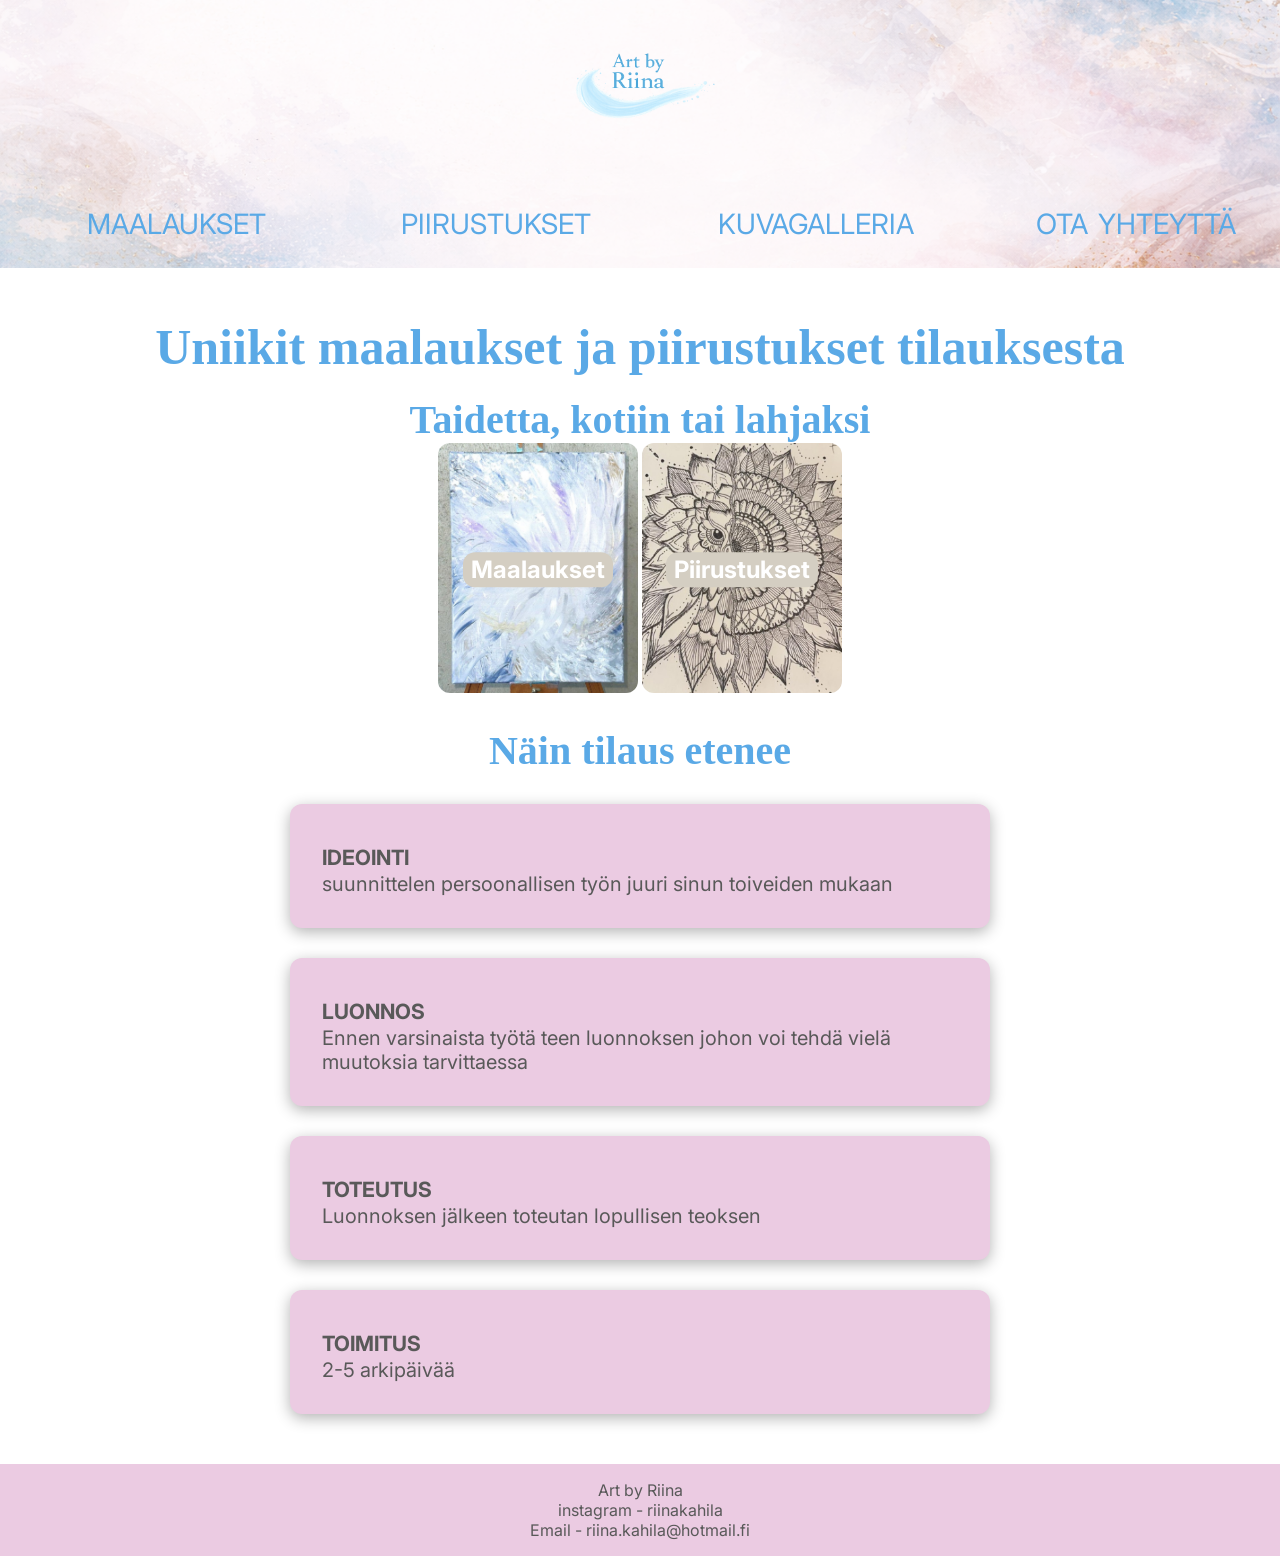
<file: index.html>
<!DOCTYPE html>
<html lang="fi">
<head>  
    <title>Art by Riina</title>
    <meta charset="UTF-8">
    <meta name="author" content="Anniina">
    <meta name="viewport" content="width=device-width, initial-scale=1">
    <link href="style.css" rel="stylesheet" type="text/css" >
    <link href="https://fonts.googleapis.com/css2?family=Playfair+Display:wght@600;700&family=Inter:wght@300;400;500;600&display=swap" rel="stylesheet">
</head>

<body>
  <header>
<nav>
<img src="Logo.png" alt="" width="250">
<input type="checkbox" id="menu-toggle">
<label for="menu-toggle" class="menu-icon">&#9776;</label>
<ul class="menu">
<li><a href="maalaukset.html">maalaukset</a></li>
<li><a href="piirrustukset.html">piirustukset</a></li>
<li><a href="kuvat.html">kuvagalleria</a></li>
<li><a href="yhteystiedot.html">ota yhteyttä</a></li>
</ul>

</nav>
</header>
<main>
 <div>
        <h1>Uniikit maalaukset ja piirustukset tilauksesta</h1> <br>
         <h2>Taidetta, kotiin tai lahjaksi</h2>
         <a href="maalaukset.html" class="image-nav">
    <img src="kuva1.jpg" alt="Maalaukset" width="200">
    <span>Maalaukset</span>
</a>
<a href="piirrustukset.html" class="image-nav">
    <img src="kuva3.jpg" alt="Piirustukset" width="200">
    <span>Piirustukset</span>
</a> <br>

</div> 
    <h2>Näin tilaus etenee</h2>
        <div class="kortti">
            <h3>ideointi</h3>
            <p>suunnittelen persoonallisen työn juuri sinun toiveiden mukaan</p>
        </div>
        <div class="kortti">
            <h3>luonnos</h3>
            <p>Ennen varsinaista työtä teen luonnoksen johon voi tehdä vielä muutoksia tarvittaessa</p>
        </div>
        <div class="kortti">
            <h3>toteutus</h3>
            <p>Luonnoksen jälkeen toteutan lopullisen teoksen</p>
        </div>
        <div class="kortti">
          <h3>toimitus</h3>
          <p>2-5 arkipäivää</p>
        </div>
    </main>
    <footer>
    <p> Art by Riina <br>instagram - riinakahila <br>Email - riina.kahila@hotmail.fi</p> 
</footer>
</body>
</html>
</file>
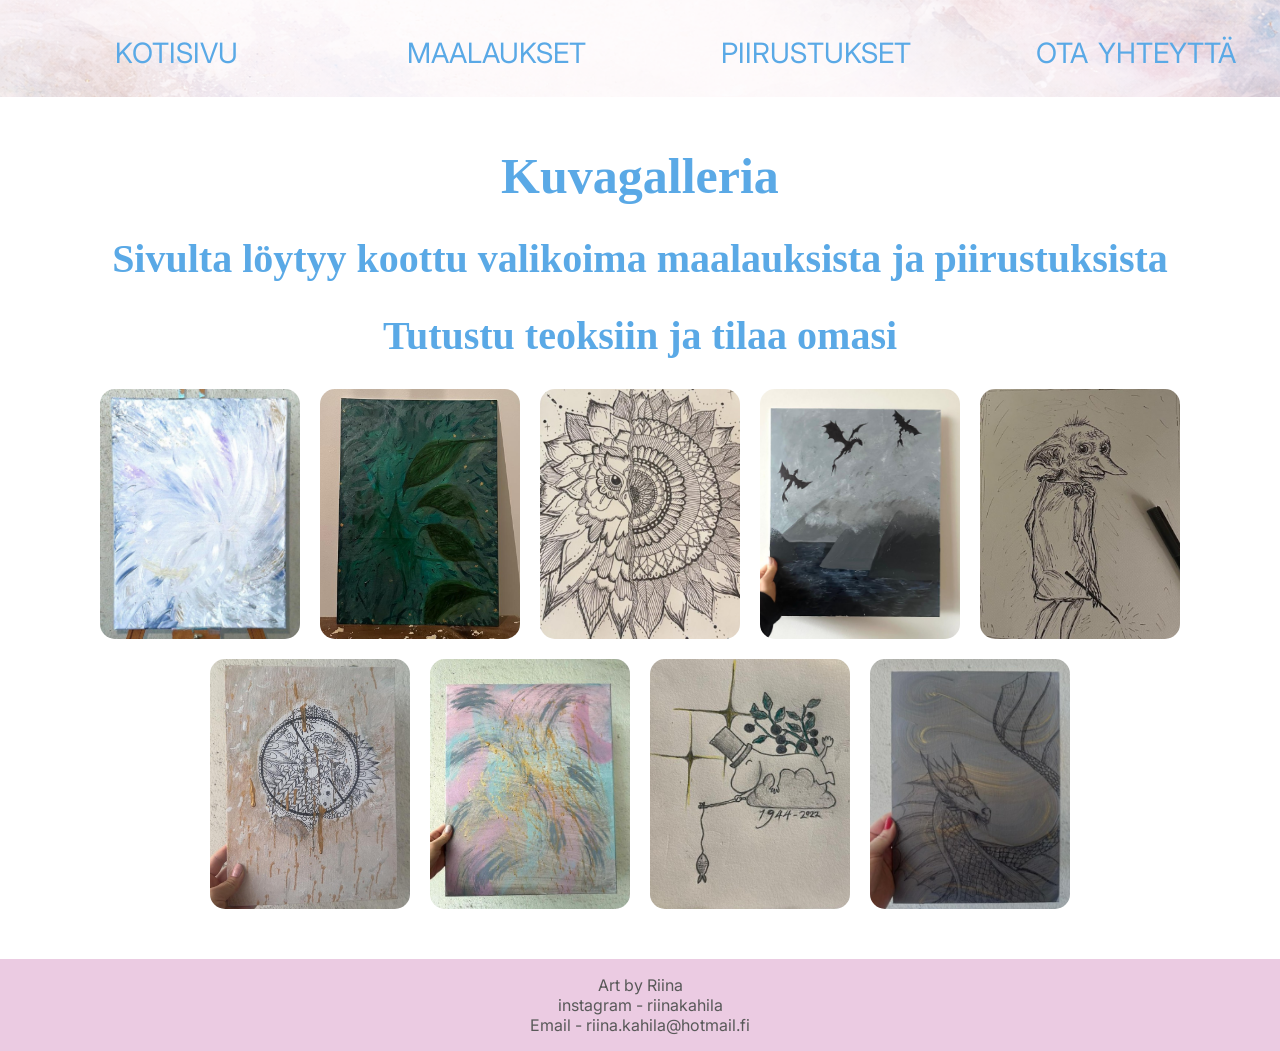
<file: kuvat.html>
<!DOCTYPE html>
<html lang="fi">
<head>
  <title>Kuvagalleria</title> 
  <meta name="viewport" content="width=device-width, initial-scale=1">  
  <meta charset="UTF-8">
  <link href="style.css" rel="stylesheet" type="text/css" >
  <link href="https://fonts.googleapis.com/css2?family=Playfair+Display:wght@600;700&family=Inter:wght@300;400;500;600&display=swap" rel="stylesheet">
  <meta name="author" content="Anniina">
</head>
<body>
  <header>
     <nav>
    <input type="checkbox" id="menu-toggle">
<label for="menu-toggle" class="menu-icon">&#9776;</label>
<ul class="menu">
<li><a href="index.html">kotisivu</a></li>
<li><a href="maalaukset.html">maalaukset</a></li>
<li><a href="piirrustukset.html">piirustukset</a></li>
<li><a href="yhteystiedot.html">ota yhteyttä</a></li>
</ul>
    </nav>
  </header>
  <main>
<h1>Kuvagalleria</h1>
<h2>Sivulta löytyy koottu valikoima maalauksista ja piirustuksista</h2>

<h2>Tutustu teoksiin ja tilaa omasi</h2> 

<div class="container">
    <div class="gallery">
        <img src="kuva1.jpg" alt="Teos 1" width="200">
        <img src="kuva2.jpg" alt="Teos 2" width="200">
        <img src="kuva3.jpg" alt="Teos 3" width="200">
        <img src="kuva5.jpg" alt="Teos 5" width="200">
        <img src="kuva6.jpg" alt="Teos 6" width="200">
        <img src="kuva7.jpg" alt="Teos 7" width="200">
        <img src="kuva8.jpg" alt="Teos 8" width="200">
        <img src="kuva9.jpg" alt="Teos 9" width="200">
        <img src="kuva11.JPG" alt="Teos 11" width="200">
    </div>
</div>
</main>
<footer>
    <p> Art by Riina <br>instagram - riinakahila <br>Email - riina.kahila@hotmail.fi</p> 
</footer>
</body>
</html>
</file>
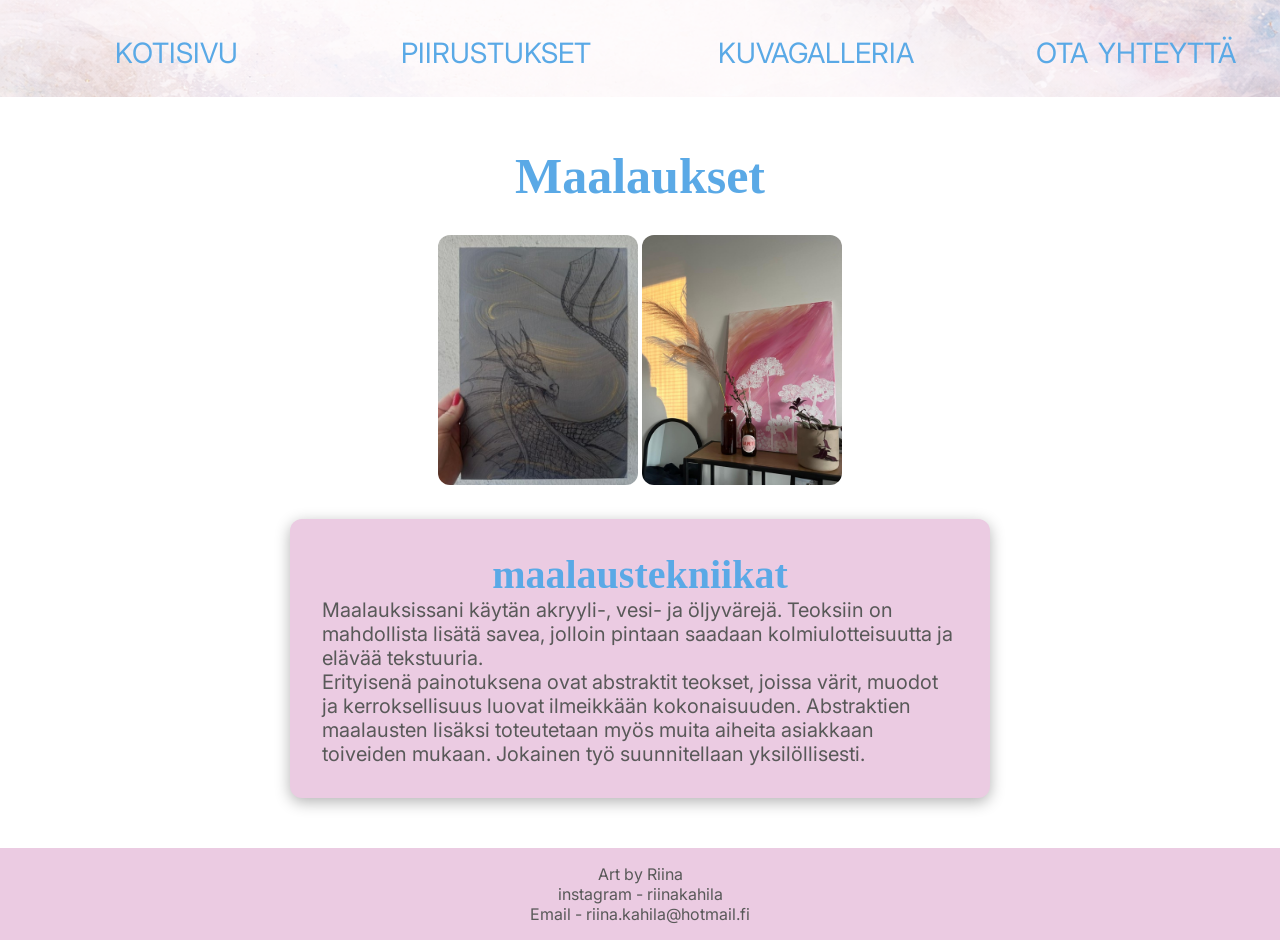
<file: maalaukset.html>
<!DOCTYPE html>
<html lang="fi">
<head>
  <title>Maalaukset</title>
    <meta charset="UTF-8">
    <meta name="author" content="Anniina">
    <meta name="viewport" content="width=device-width, initial-scale=1">
    <link href="style.css" rel="stylesheet" type="text/css" >
    <link href="https://fonts.googleapis.com/css2?family=Playfair+Display:wght@600;700&family=Inter:wght@300;400;500;600&display=swap" rel="stylesheet">
</head>
<body>
  <header>
 <nav>
<input type="checkbox" id="menu-toggle">
<label for="menu-toggle" class="menu-icon">&#9776;</label>
<ul class="menu">
<li><a href="index.html">kotisivu</a></li>
<li><a href="piirrustukset.html">piirustukset</a></li>
<li><a href="kuvat.html">kuvagalleria</a></li>
<li><a href="yhteystiedot.html">ota yhteyttä</a></li>
</ul>
</nav>
  </header>
<main>
<h1>Maalaukset</h1>
<div>
<img src="kuva11.JPG" alt="" width="200">
<img src="kuva4.jpg" alt="" width="200">
</div>
<div class="kortti">
            <h2>maalaustekniikat</h2>
            <p> Maalauksissani käytän akryyli-, vesi- ja öljyvärejä. Teoksiin on mahdollista lisätä savea, jolloin pintaan saadaan kolmiulotteisuutta ja elävää tekstuuria. <br>Erityisenä painotuksena ovat abstraktit teokset, joissa värit, muodot ja kerroksellisuus luovat ilmeikkään kokonaisuuden.
Abstraktien maalausten lisäksi toteutetaan myös muita aiheita asiakkaan toiveiden mukaan. Jokainen työ suunnitellaan yksilöllisesti.
</p>
</div>

</main>
<footer> Art by Riina <br>instagram - riinakahila <br>Email - riina.kahila@hotmail.fi </footer>
</body>
</html>
</file>
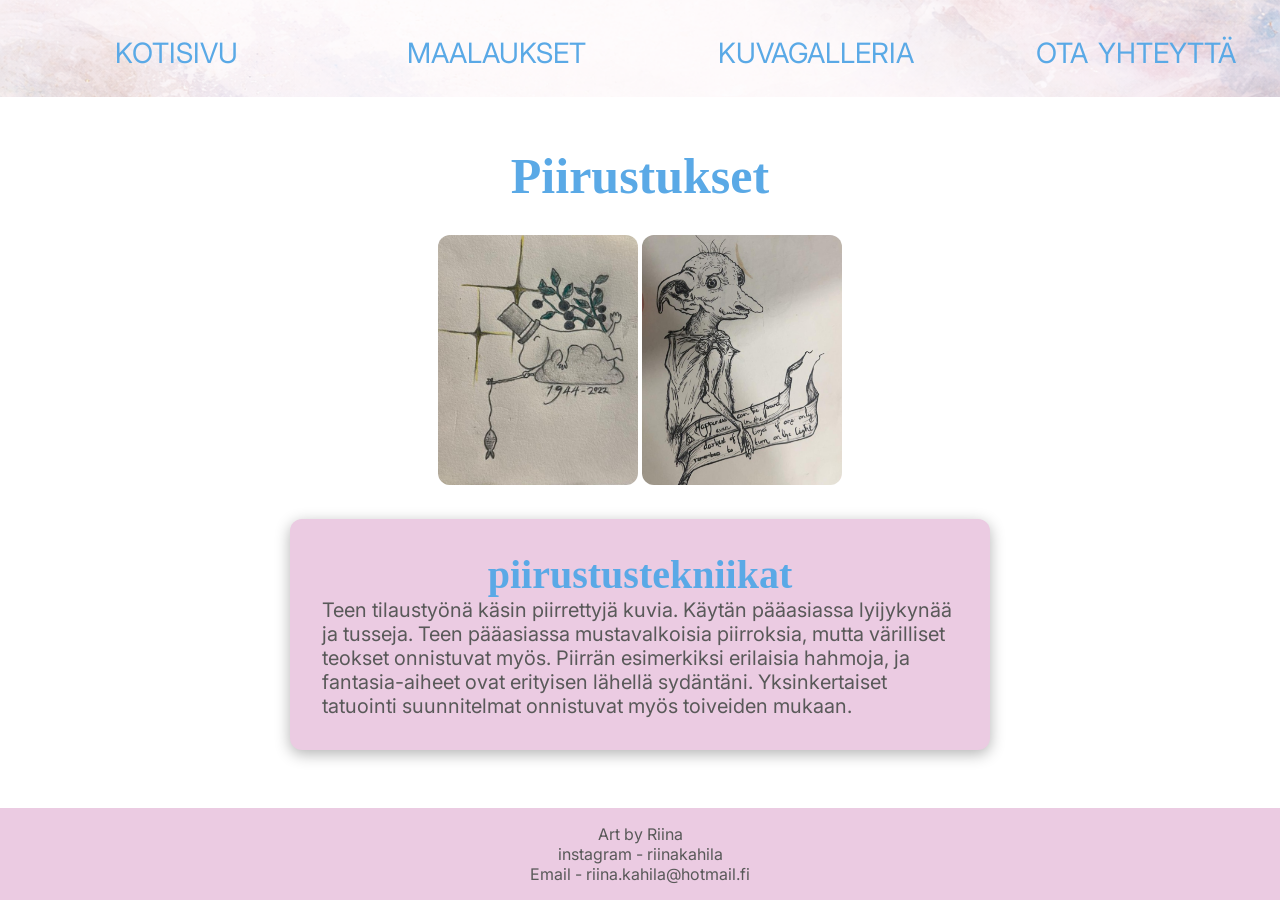
<file: piirrustukset.html>
<!DOCTYPE html>
<html lang="fi">
<head>
 <title>Piirustukset</title>
    <meta charset="UTF-8">
    <meta name="author" content="Anniina">
    <meta name="viewport" content="width=device-width, initial-scale=1">
    <link href="style.css" rel="stylesheet" type="text/css" >
    <link href="https://fonts.googleapis.com/css2?family=Playfair+Display:wght@600;700&family=Inter:wght@300;400;500;600&display=swap" rel="stylesheet">
</head>
<body> 
<header>
<nav>
<input type="checkbox" id="menu-toggle">
<label for="menu-toggle" class="menu-icon">&#9776;</label>
<ul class="menu">
<li><a href="index.html">kotisivu</a></li>
<li><a href="maalaukset.html">maalaukset</a></li>
<li><a href="kuvat.html">kuvagalleria</a></li>
<li><a href="yhteystiedot.html">ota yhteyttä</a></li>
</ul>
</nav>
</header> 
<main>
 <h1>Piirustukset</h1>
 <div>
 <img src="kuva9.jpg" alt="" width="200">
 <img src="kuva10.JPG" alt="" width="200">
</div>


 <div class="kortti">
            <h2>piirustustekniikat</h2>
            <p>Teen tilaustyönä käsin piirrettyjä kuvia. 
              Käytän pääasiassa lyijykynää ja tusseja.
              Teen pääasiassa mustavalkoisia piirroksia, mutta värilliset teokset onnistuvat myös.
              Piirrän esimerkiksi erilaisia hahmoja, ja fantasia-aiheet ovat erityisen lähellä sydäntäni.
              Yksinkertaiset tatuointi suunnitelmat onnistuvat myös toiveiden mukaan.
</div>
</main>

<footer>
    <p> Art by Riina <br>instagram - riinakahila <br>Email - riina.kahila@hotmail.fi</p> 
</footer>
</body>
</html>
</file>
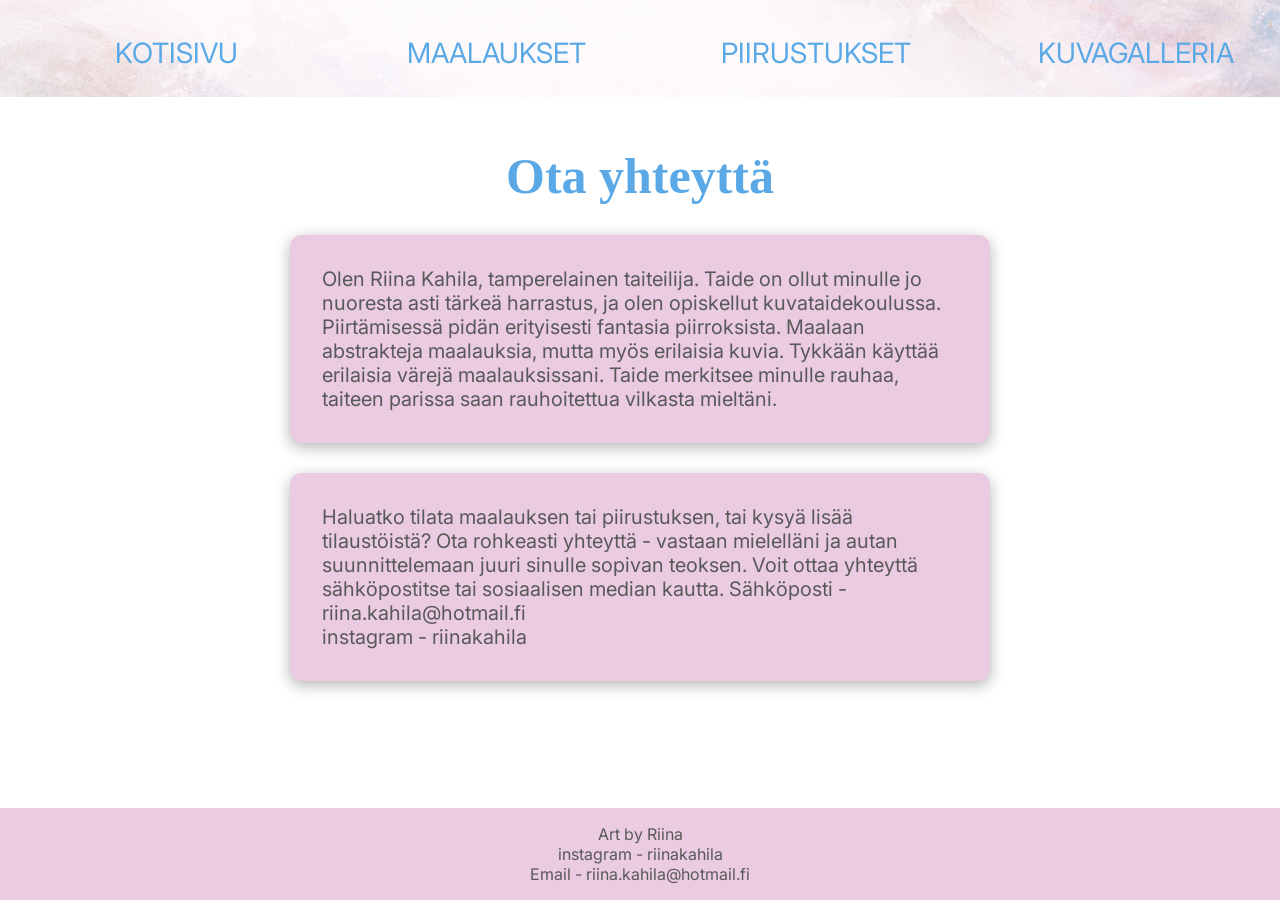
<file: yhteystiedot.html>
<!DOCTYPE html>
<html lang="fi">
<head>
  <title>Ota yhteyttä</title> 
  <meta name="viewport" content="width=device-width, initial-scale=1">  
  <meta charset="UTF-8">
  <link href="style.css" rel="stylesheet" type="text/css" >
  <link href="https://fonts.googleapis.com/css2?family=Playfair+Display:wght@600;700&family=Inter:wght@300;400;500;600&display=swap" rel="stylesheet">
  <meta name="author" content="Anniina">
</head>

<header>
<nav>
<input type="checkbox" id="menu-toggle">
<label for="menu-toggle" class="menu-icon">&#9776;</label>
<ul class="menu">
<li><a href="index.html">kotisivu</a></li>
<li><a href="maalaukset.html">maalaukset</a></li>
<li><a href="piirrustukset.html">piirustukset</a></li>
<li><a href="kuvat.html">kuvagalleria</a></li>
</ul>
    </nav>
  </header>
  <main>
  <h1>Ota yhteyttä</h1>

  <div class="kortti">
  <p>Olen Riina Kahila, tamperelainen taiteilija. Taide on ollut minulle jo
nuoresta asti tärkeä harrastus, ja olen opiskellut kuvataidekoulussa. Piirtämisessä pidän erityisesti fantasia piirroksista.
Maalaan abstrakteja maalauksia, mutta myös erilaisia kuvia. Tykkään
käyttää erilaisia värejä maalauksissani.
Taide merkitsee minulle rauhaa, taiteen parissa saan rauhoitettua
vilkasta mieltäni.</p> </div>

 <div class="kortti">
<p>Haluatko tilata maalauksen tai piirustuksen, tai kysyä lisää
tilaustöistä?
Ota rohkeasti yhteyttä - vastaan mielelläni ja autan suunnittelemaan
juuri sinulle sopivan teoksen.
Voit ottaa yhteyttä sähköpostitse tai sosiaalisen median kautta.
Sähköposti - riina.kahila@hotmail.fi <br> instagram - riinakahila</p>
</div>
</main>
  
<footer>
    <p> Art by Riina <br>instagram - riinakahila <br>Email - riina.kahila@hotmail.fi</p> 
</footer>
</body>
</html>
</file>
<file: style.css>
:root {
    --primary-color: #5AA9E6 ;
    --secondary-color: #595959 ;
    --accent-color: #D4CEC2 ;
    --higlight-color: #EBCBE2 ;
    --text-color: #595959 ;
    --bg-color: white ;
    } 

    * {
    margin: 0;
    padding: 0;
    box-sizing: border-box;
    }

html, body {
    height: 100%;
    }

body {
    font-family: "Inter", Garamond;
    text-align: center;
    color:#595959;
    display: flex;
    flex-direction: column;
    min-height: 100vh;
          } 

main {
    flex: 1;
    display: flex;
    flex-direction: column;
    align-items: center;   /* keskittää kortit vaakasuunnassa */
    gap: 30px;
    padding: 50px 20px;
    }


 header {
width: 100%;
background-image: url("taustakuva.png");
background-repeat: no-repeat;
background-position: center;
background-size: cover;
}
          
nav a {
    font-family: "Inter";
    text-align: center;
    color: #5AA9E6;
    font-variant:small-caps;
    font-size: 30px;
    width: 100%;
    text-decoration: none;
    margin: 1rem;
    }

    /*otsikot*/
    h1 {
    font-family: Garamond;
    text-align: center;
    color: #5AA9E6;
    font-size:50px;
          } 

    h2 {
    font-family: Garamond;
    text-align: center;
    color: #5AA9E6;
    font-size:40px;
 
          } 

    h3 {
    font-family: "Inter";
    font-variant: small-caps;
    font-weight:700;
    font-size: 30px;
    }

.kortti {
  background-color:#EBCBE2;
  width: 100%;
  max-width: 700px;
  padding: 2rem;
  border-radius: 12px;      /* pyöristetyt kulmat */
  box-shadow: 0 4px 15px rgba(0, 0, 0, 0.3); /* varjo */
  text-align: left;
  font-size: 20px;
  margin: 0 auto;
}
.kortti:hover {
  transform: scale(1.05);
}

img{
    border-radius: 12px;
}

/*Kuvien navigointi*/
.image-nav {
    position: relative;
    display: inline-block;
    text-decoration: none;
    color:white;
}

.image-nav img {
    width: 100%;
    max-width: 200px;
    border-radius: 12px;
}

.image-nav span {
    position: absolute;
    top:50%;
    left:50%;
    transform: translate(-50%, -50%);
    font-size: 1.5rem;
    font-weight: bold;
    color:white;
    background: #D4CEC2;
    padding: 0.2rem 0.5rem;
    border-radius: 12px;
    }

.image-nav:hover {
  transform: scale(1.05);
}

.gallery {
  display: flex;
  flex-wrap: wrap;
  justify-content: center; /* keskittää kuvat */
  gap: 20px; /* väli kuvien välillä */
  max-width: 1200px;
  margin: 0 auto; /* keskittää koko gallerian */
}

.gallery img {
  width: 200px; 
  height: auto;
  border-radius: 15px; /* pyöristetyt kulmat */
  object-fit: cover;
  transition: transform 0.2s;
}

footer {
font-family: "Inter";
text-align: center;
color:#595959;
background-color:#EBCBE2;
padding: 1rem;
width: 100%;
} 
    


/* NAVIGAATIO */

/* valikko */
.menu{
list-style:none;
margin:0;
padding:0;
display:flex;
flex-wrap: wrap;
}

/* listaelementit */
.menu li{
flex:1;
}

/* linkit */
.menu a{
display:block;
padding:0.5rem;
color:#5AA9E6;
text-decoration:none;
text-align:center;
font-family: "Inter";
font-size:40px;
}

.menu a:hover {
  transform: scale(1.05);
}

/* hampurilaisikoni */
.menu-icon{
display:none;
font-size:2rem;
color:#5AA9E6;
padding:0.5rem 1rem;
cursor:pointer;
position: absolute;
top: 10px;
left: 10px;
}

/* piilotetaan checkbox */
#menu-toggle{
display:none;
}

/*puhelin*/
@media only screen and (max-width:500px)
{
    .menu{
flex-direction:column;
display:none;
}

.menu-icon{
display:block;
}

/* kun hampurilaisikonia klikataan */
#menu-toggle:checked + .menu-icon + .menu{
display:flex;
}

.menu a{
padding:1rem;
margin: 0.5rem 0;
font-size: 20px;
}

}
/*normi näytöt*/

@media only screen and (min-width: 421px){
    

}

/*isot näytöt*/

@media only screen and (min-width: 1020px)
{


}
</file>
